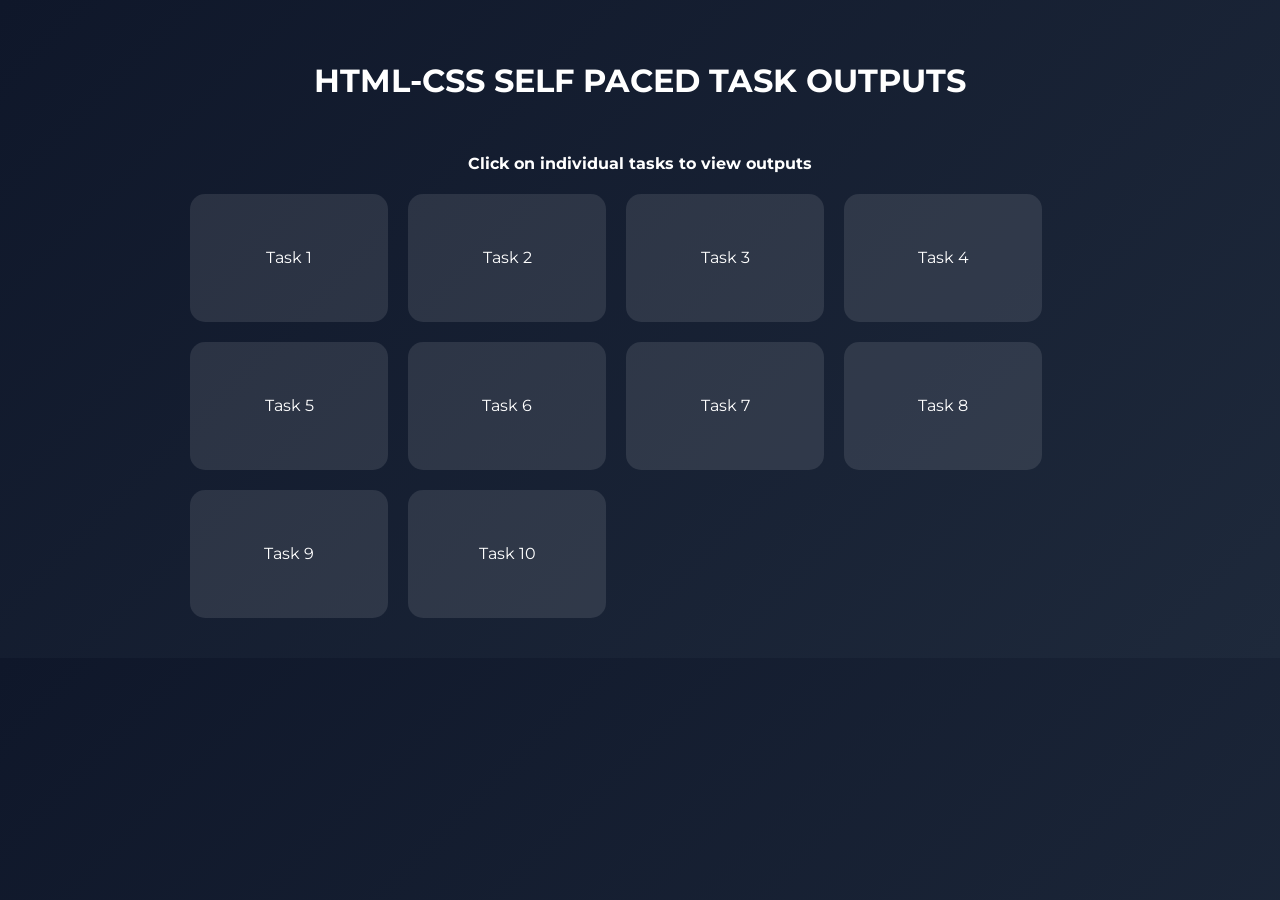
<file: index.html>
<!DOCTYPE html>
<html lang="en">
<head>
  <meta charset="UTF-8">
  <meta name="viewport" content="width=device-width, initial-scale=1.0">
  <title>Laxman Presidio Tasks</title>
  <link rel="preconnect" href="https://fonts.googleapis.com">
<link rel="preconnect" href="https://fonts.gstatic.com" crossorigin>
<link href="https://fonts.googleapis.com/css2?family=Montserrat:ital,wght@0,100..900;1,100..900&display=swap" rel="stylesheet">
   
   <link rel="stylesheet" href="style.css">

</head>
<body>

  <h1>HTML-CSS SELF PACED TASK OUTPUTS</h1>
  <h4>Click on individual tasks to view outputs</h4>

  <div class="container">
    <a href="./task-1/index.html"><div class="card">Task 1</div></a>
    <a href="./task-2/index.html"><div class="card">Task 2</div></a>
    <a href="./task-3/index.html"><div class="card">Task 3</div></a>
    <a href="./task-4/index.html"><div class="card">Task 4</div></a>
    <a href="./task-5/index.html"><div class="card">Task 5</div></a>
    <a href="./task-6/index.html"><div class="card">Task 6</div></a>
    <a href="./task-7/index.html"><div class="card">Task 7</div></a>
    <a href="./task-8/index.html"><div class="card">Task 8</div></a>
    <a href="./task-9/index.html"><div class="card">Task 9</div></a>
    <a href="./task-10/index.html"><div class="card">Task 10</div></a>
  </div>

</body>
</html>
</file>
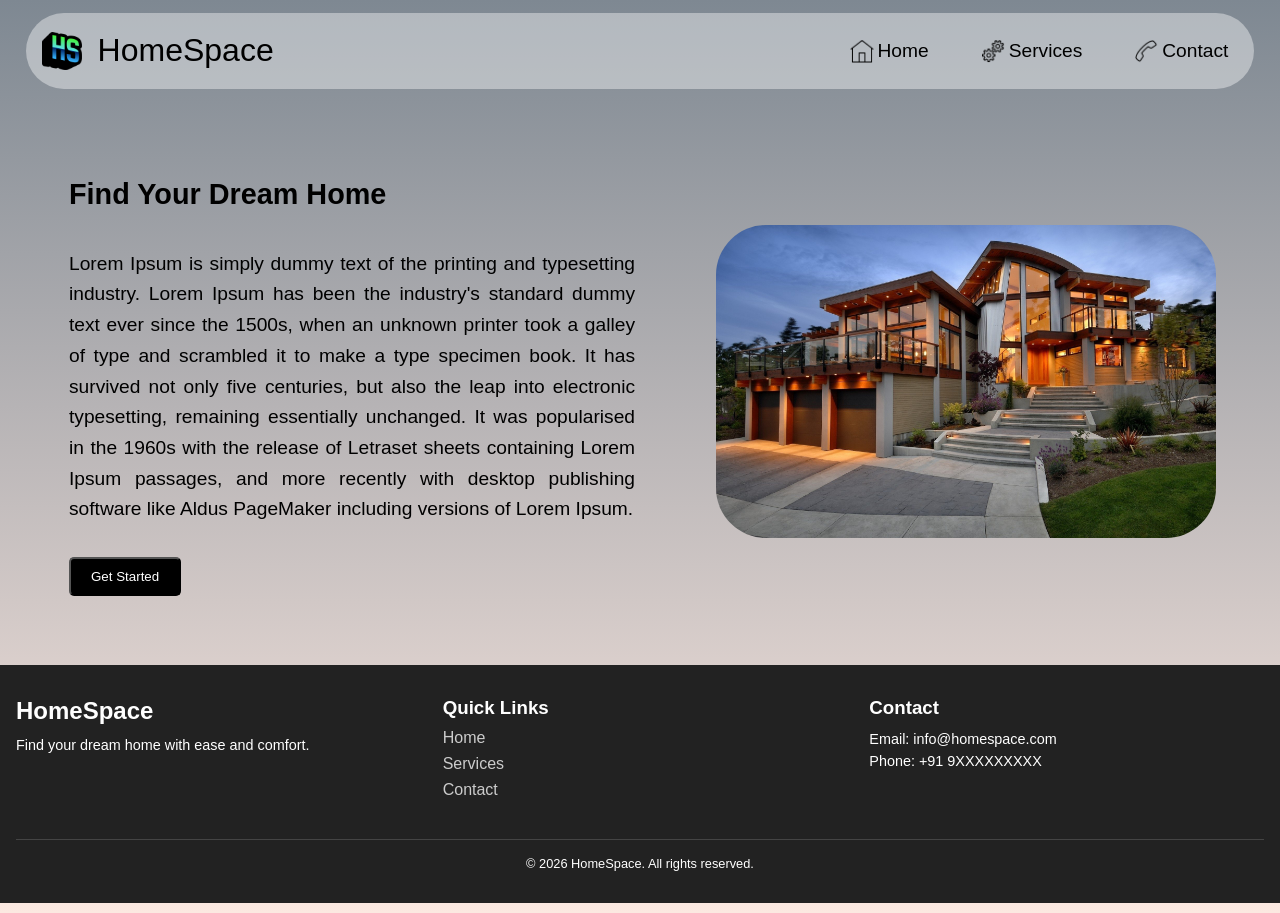
<file: task-1/index.html>
<!DOCTYPE html>
<html lang="en">

<head>
    <meta charset="UTF-8">
    <meta name="viewport" content="width=device-width, initial-scale=1.0">
    <title>Document</title>
    <!-- Linking external stylesheet -->
    <link rel="stylesheet" href="style.css">
</head>

<body>
    <!-- logo and nav links -->
    <header class="header">
        <a href="#" class="logo">
            <img src="./assets/logo.png" alt="logo icon">
            <span>HomeSpace</span>
        </a>
        <nav class="navbar">
            <ul>
                <li>
                    <a href="#">
                        <img src="./assets/homeicon.png" alt="Home icon">
                        <span>Home</span>
                    </a>
                </li>
                <li>
                    <a href="#">
                        <img src="./assets/servicesicon.png" alt="Services icon">
                        <span>Services</span>
                    </a>
                </li>
                <li>
                    <a href="#">
                        <img src="./assets/contacticon.png" alt="Contact icon">
                        <span>Contact</span>
                    </a>
                </li>
            </ul>
        </nav>
    </header>
    <main>
  <section class="hero">
    <!-- Left Content -->
    <div class="hero-content">
      <h1>Find Your Dream Home</h1>
      <p>Lorem Ipsum is simply dummy text of the printing and typesetting industry. Lorem Ipsum has been the industry's standard dummy text ever since the 1500s, when an unknown printer took a galley of type and scrambled it to make a type specimen book. It has survived not only five centuries, but also the leap into electronic typesetting, remaining essentially unchanged. It was popularised in the 1960s with the release of Letraset sheets containing Lorem Ipsum passages, and more recently with desktop publishing software like Aldus PageMaker including versions of Lorem Ipsum.</p>
      <button class="btn"><a href="#">Get Started</a></button>
    
    </div>

    <!-- Right Content -->
    <div class="hero-image">
      <img src="./assets/home.jpg" alt="Modern House">
    </div>

  </section>
</main>
    <footer class="footer">
  <div class="footer-container">

    <!-- Catchphrase-->
    <div class="footer-section">
      <h2>HomeSpace</h2>
      <p>Find your dream home with ease and comfort.</p>
    </div>

    <!-- Quick Links -->
    <div class="footer-section">
      <h3>Quick Links</h3>
      <ul>
        <li><a href="#">Home</a></li>
        <li><a href="#">Services</a></li>
        <li><a href="#">Contact</a></li>
      </ul>
    </div>

    <!-- Contact -->
    <div class="footer-section">
      <h3>Contact</h3>
      <p>Email: info@homespace.com</p>
      <p>Phone: +91 9XXXXXXXXX</p>
    </div>

  </div>
<!-- Cpyrights -->
  <div class="footer-bottom">
    <p>&copy; 2026 HomeSpace. All rights reserved.</p>
  </div>
</footer>

</body>

</html>
</file>
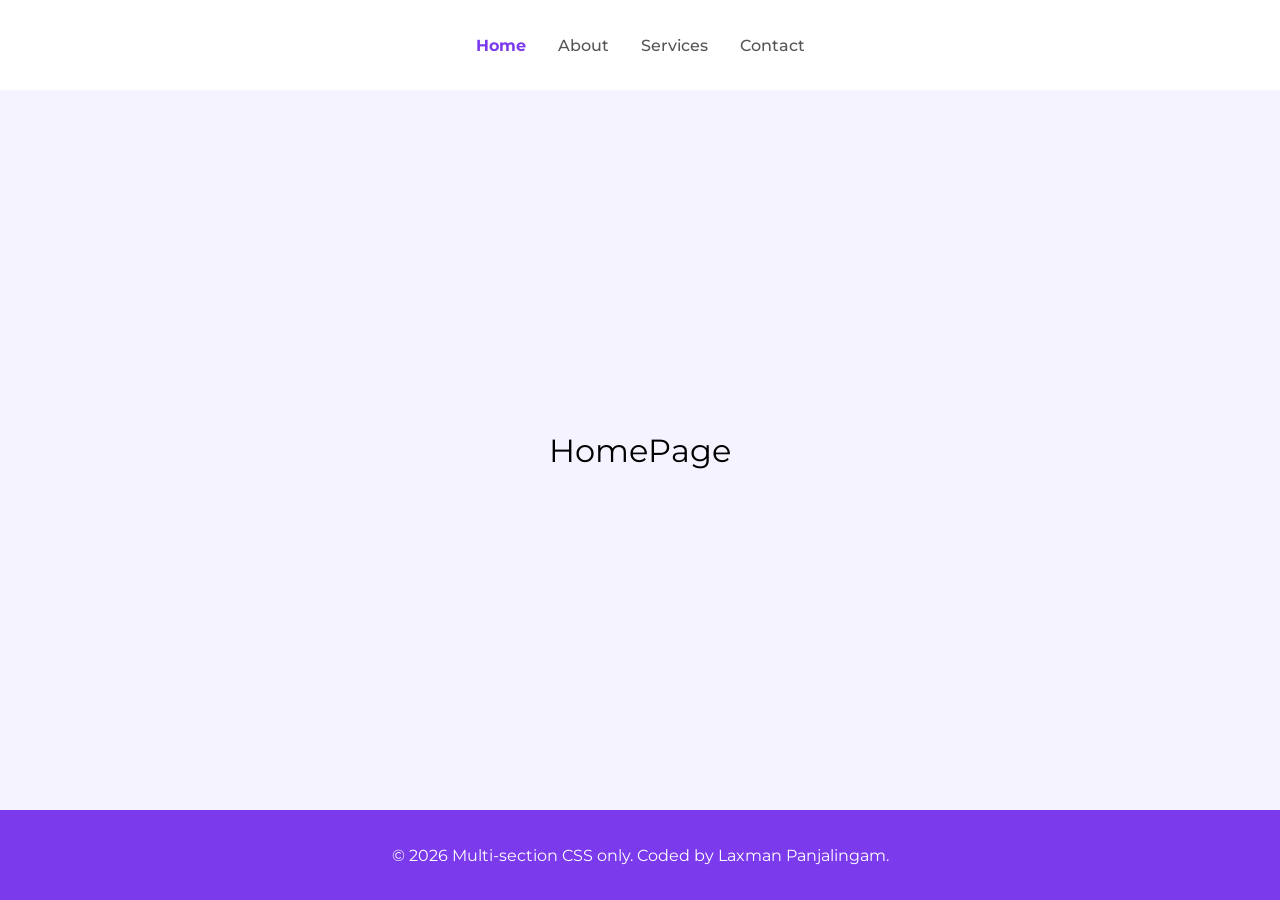
<file: task-10/index.html>
<!DOCTYPE html>
<html lang="en">
<head>
    <meta charset="UTF-8">
    <meta name="viewport" content="width=device-width, initial-scale=1.0">
    <title>Multi-Page CSS only Website</title>
    <link rel="preconnect" href="https://fonts.googleapis.com">
<link rel="preconnect" href="https://fonts.gstatic.com" crossorigin>
<link href="https://fonts.googleapis.com/css2?family=Montserrat:ital,wght@0,100..900;1,100..900&display=swap" rel="stylesheet">
    <link rel="stylesheet" href="style.css">
</head>
<body>
    <header>
        <nav>
            <ul>
                <li class="homelink"><a href="#home">Home</a></li>
                <li class="aboutlink"><a href="#about">About</a></li>
                <li class="servicelink"><a href="#services">Services</a></li>
                <li class="contactlink"><a href="#contact">Contact</a></li>
            </ul>
        </nav>
    </header>
    <main class="pagecontainer">
        <div class="about page" id="about"><p>AboutPage</p></div>
        <div class="services page" id="services"><p>Services Page</p></div>
        <div class="contact page" id="contact"><p>Contact Page</p></div>
        <div class="home page" id="home"><p>HomePage</p></div>
    </main>
    <footer>
        <p>&copy; 2026 Multi-section CSS only. Coded by Laxman Panjalingam.</p>
    </footer>
</body>
</html>
</file>
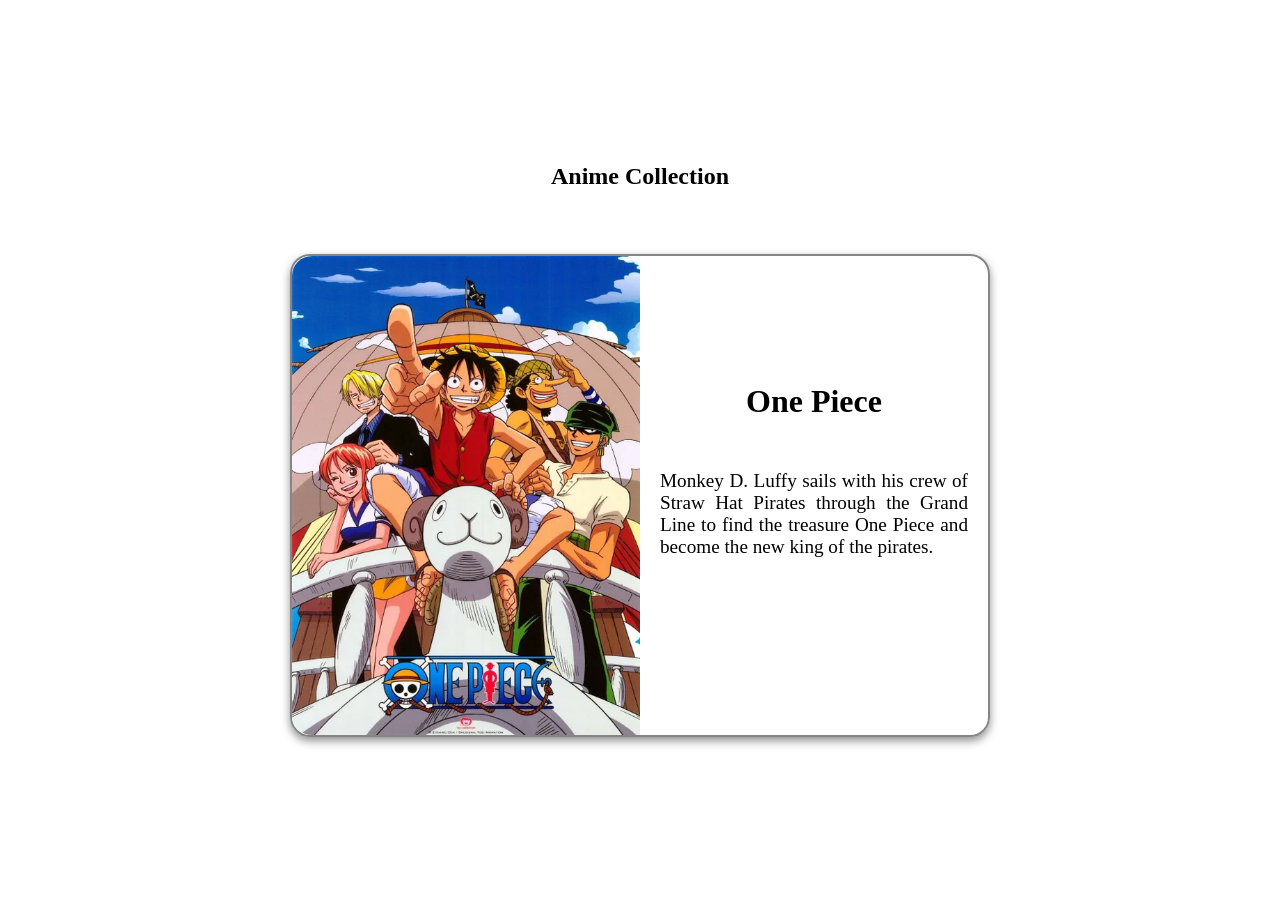
<file: task-2/index.html>
<!DOCTYPE html>
<html lang="en">
<head>
    <meta charset="UTF-8">
    <meta name="viewport" content="width=device-width, initial-scale=1.0">
    <title>Anime Collections</title>
    <link rel="stylesheet" href="style.css">
</head>
<body>
    <!-- skipped header as task focused on card-->
    <section class="cardcontainer">
        <!-- section heading  -->
         <h2>Anime Collection</h2>
         <!-- section content  -->
        <!-- card component -->
         <article class="card">
            <!-- split into half  -->
            <img src="./assets/onepiece.png" alt="anime poster">
            <div class="animedetails">
                <h3 class="cardtitle">One Piece</h3>
                <p>Monkey D. Luffy sails with his crew of Straw Hat Pirates through the Grand Line to find the treasure One Piece and become the new king of the pirates.</p>
            </div>
        </article>
    </section>
</body>
</html>
</file>
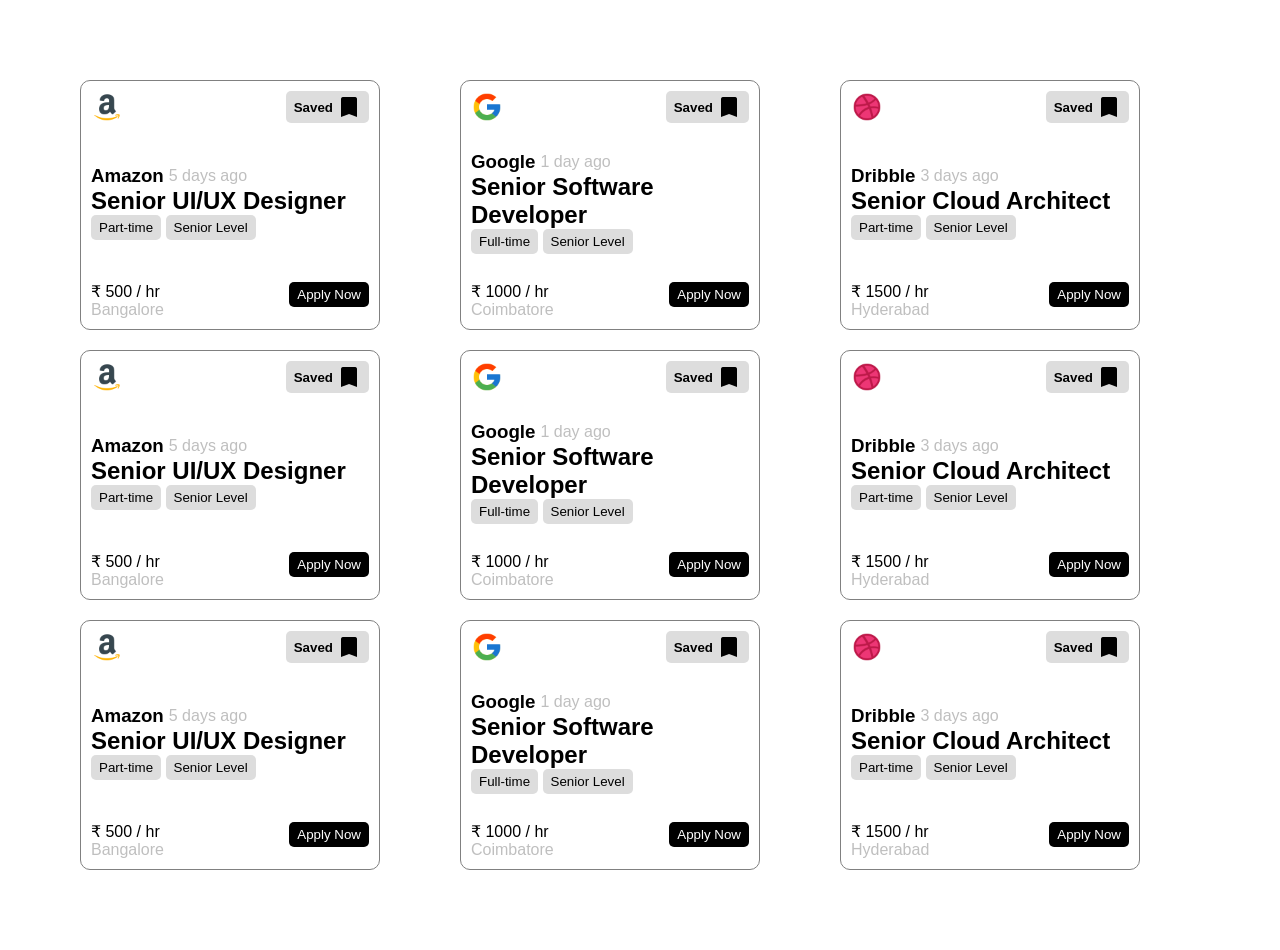
<file: task-3/index.html>
<!DOCTYPE html>
<html lang="en">
<head>
    <meta charset="UTF-8">
    <meta name="viewport" content="width=device-width, initial-scale=1.0">
    <link rel="stylesheet" href="style.css">
    <title>Job Cards</title>
</head>
<body>
    <!-- container for all cards  -->
    <section class="jobcards">
        <!-- first 3 cards  -->
         <div class="card">
            <div class="top">
                <img src="./assets/amazon.png" alt="companylogo" class="clogo">
                <button class="savebtn"> <span>Saved</span>  <img src="./assets/save.png" alt="save job"> </button>
            </div>
            <div class="middle">
                <div class="company-day"><h3>Amazon</h3><p class="time">5 days ago</p></div>
                <h2>Senior UI/UX Designer</h2>
                <div>
                    <button class="modebtn">Part-time</button>
                    <button class="modebtn">Senior Level</button>
                </div>
            </div>
            <div class="last">
                <div class="left">
                    <p class="amount"> ₹ 500 / hr</p>
                    <p class="location">Bangalore</p>
                </div>
                <div class="right">
                    <button>Apply Now</button>
                </div>

            </div>
        </div>
         <div class="card">
            <div class="top">
                <img src="./assets/google.png" alt="companylogo" class="clogo">
                <button class="savebtn"> <span>Saved</span>  <img src="./assets/save.png" alt="save job"> </button>
            </div>
            <div class="middle">
                <div class="company-day"><h3>Google</h3><p class="time">1 day ago</p></div>
                <h2>Senior Software Developer</h2>
                <div>
                    <button class="modebtn">Full-time</button>
                    <button class="modebtn">Senior Level</button>
                </div>
            </div>
            <div class="last">
                <div class="left">
                    <p class="amount"> ₹ 1000 / hr</p>
                    <p class="location">Coimbatore</p>
                </div>
                <div class="right">
                    <button>Apply Now</button>
                </div>

            </div>
        </div>
         <div class="card">
            <div class="top">
                <img src="./assets/dribble.png" alt="companylogo" class="clogo">
                <button class="savebtn"> <span>Saved</span>  <img src="./assets/save.png" alt="save job"> </button>
            </div>
            <div class="middle">
                <div class="company-day"><h3>Dribble</h3><p class="time">3 days ago</p></div>
                <h2>Senior Cloud Architect</h2>
                <div>
                    <button class="modebtn">Part-time</button>
                    <button class="modebtn">Senior Level</button>
                </div>
            </div>
            <div class="last">
                <div class="left">
                    <p class="amount"> ₹ 1500 / hr</p>
                    <p class="location">Hyderabad</p>
                </div>
                <div class="right">
                    <button>Apply Now</button>
                </div>

            </div>
        </div>
         <!-- Next 3 cards  -->
          <div class="card">
            <div class="top">
                <img src="./assets/amazon.png" alt="companylogo" class="clogo">
                <button class="savebtn"> <span>Saved</span>  <img src="./assets/save.png" alt="save job"> </button>
            </div>
            <div class="middle">
                <div class="company-day"><h3>Amazon</h3><p class="time">5 days ago</p></div>
                <h2>Senior UI/UX Designer</h2>
                <div>
                    <button class="modebtn">Part-time</button>
                    <button class="modebtn">Senior Level</button>
                </div>
            </div>
            <div class="last">
                <div class="left">
                    <p class="amount"> ₹ 500 / hr</p>
                    <p class="location">Bangalore</p>
                </div>
                <div class="right">
                    <button>Apply Now</button>
                </div>

            </div>
        </div>
         <div class="card">
            <div class="top">
                <img src="./assets/google.png" alt="companylogo" class="clogo">
                <button class="savebtn"> <span>Saved</span>  <img src="./assets/save.png" alt="save job"> </button>
            </div>
            <div class="middle">
                <div class="company-day"><h3>Google</h3><p class="time">1 day ago</p></div>
                <h2>Senior Software Developer</h2>
                <div>
                    <button class="modebtn">Full-time</button>
                    <button class="modebtn">Senior Level</button>
                </div>
            </div>
            <div class="last">
                <div class="left">
                    <p class="amount"> ₹ 1000 / hr</p>
                    <p class="location">Coimbatore</p>
                </div>
                <div class="right">
                    <button>Apply Now</button>
                </div>

            </div>
        </div>
         <div class="card">
            <div class="top">
                <img src="./assets/dribble.png" alt="companylogo" class="clogo">
                <button class="savebtn"> <span>Saved</span>  <img src="./assets/save.png" alt="save job"> </button>
            </div>
            <div class="middle">
                <div class="company-day"><h3>Dribble</h3><p class="time">3 days ago</p></div>
                <h2>Senior Cloud Architect</h2>
                <div>
                    <button class="modebtn">Part-time</button>
                    <button class="modebtn">Senior Level</button>
                </div>
            </div>
            <div class="last">
                <div class="left">
                    <p class="amount"> ₹ 1500 / hr</p>
                    <p class="location">Hyderabad</p>
                </div>
                <div class="right">
                    <button>Apply Now</button>
                </div>

            </div>
        </div>
        <!-- Next 3 cards to simulate grid -->
          <div class="card">
            <div class="top">
                <img src="./assets/amazon.png" alt="companylogo" class="clogo">
                <button class="savebtn"> <span>Saved</span>  <img src="./assets/save.png" alt="save job"> </button>
            </div>
            <div class="middle">
                <div class="company-day"><h3>Amazon</h3><p class="time">5 days ago</p></div>
                <h2>Senior UI/UX Designer</h2>
                <div>
                    <button class="modebtn">Part-time</button>
                    <button class="modebtn">Senior Level</button>
                </div>
            </div>
            <div class="last">
                <div class="left">
                    <p class="amount"> ₹ 500 / hr</p>
                    <p class="location">Bangalore</p>
                </div>
                <div class="right">
                    <button>Apply Now</button>
                </div>

            </div>
        </div>
         <div class="card">
            <div class="top">
                <img src="./assets/google.png" alt="companylogo" class="clogo">
                <button class="savebtn"> <span>Saved</span>  <img src="./assets/save.png" alt="save job"> </button>
            </div>
            <div class="middle">
                <div class="company-day"><h3>Google</h3><p class="time">1 day ago</p></div>
                <h2>Senior Software Developer</h2>
                <div>
                    <button class="modebtn">Full-time</button>
                    <button class="modebtn">Senior Level</button>
                </div>
            </div>
            <div class="last">
                <div class="left">
                    <p class="amount"> ₹ 1000 / hr</p>
                    <p class="location">Coimbatore</p>
                </div>
                <div class="right">
                    <button>Apply Now</button>
                </div>

            </div>
        </div>
         <div class="card">
            <div class="top">
                <img src="./assets/dribble.png" alt="companylogo" class="clogo">
                <button class="savebtn"> <span>Saved</span>  <img src="./assets/save.png" alt="save job"> </button>
            </div>
            <div class="middle">
                <div class="company-day"><h3>Dribble</h3><p class="time">3 days ago</p></div>
                <h2>Senior Cloud Architect</h2>
                <div>
                    <button class="modebtn">Part-time</button>
                    <button class="modebtn">Senior Level</button>
                </div>
            </div>
            <div class="last">
                <div class="left">
                    <p class="amount"> ₹ 1500 / hr</p>
                    <p class="location">Hyderabad</p>
                </div>
                <div class="right">
                    <button>Apply Now</button>
                </div>

            </div>
        </div>
        
    </section>
</body>
</html>
</file>
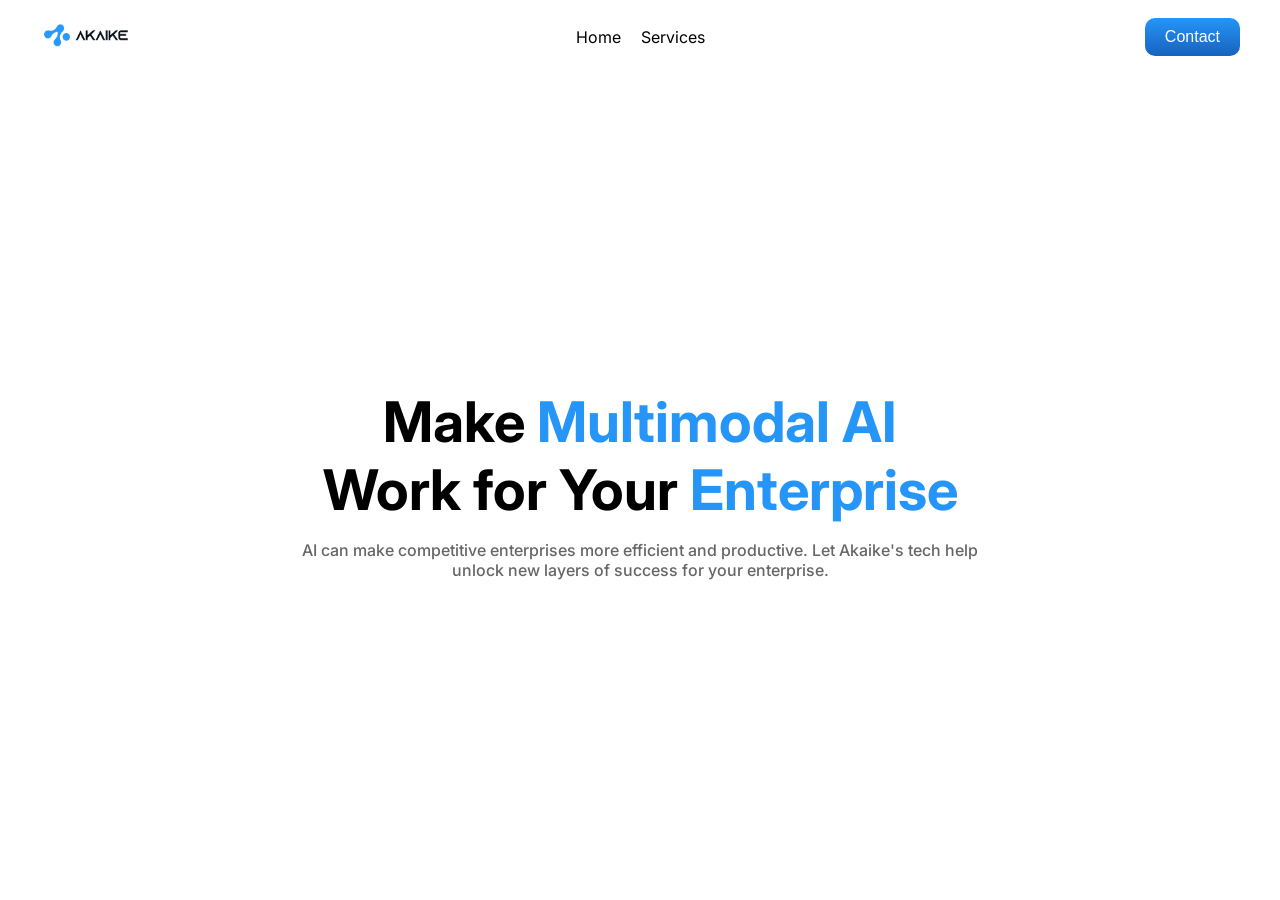
<file: task-4/index.html>
<!DOCTYPE html>
<html lang="en">
<head>
    <meta charset="UTF-8">
    <meta name="viewport" content="width=device-width, initial-scale=1.0">
    <title>Css DropDown</title>
    <link rel="stylesheet" href="style.css">
    <link href="https://fonts.googleapis.com/css2?family=Inter:wght@400;600;700&display=swap" rel="stylesheet">
</head>
<body>
    <header>
    <div class="logo">
        <img src="./assets/logo.png" alt="logo">
    </div>

    <nav class="menu">
        <ul>
            <li>Home</li>

            <li class="dropdown">
                Services
                <ul class="submenu">
                    <li>Strategies and Consulting</li>
                    <li>Solution Design</li>
                    <li>Operational Support</li>
                </ul>
            </li>
        </ul>
    </nav>

    <button class="contactbtn">Contact</button>
</header>

<main>
    <p class="herotext">
        Make <span class="highlight">Multimodal AI</span><br>
        Work for Your <span class="highlight">Enterprise</span>
    </p>

    <p class="herodescription">
        AI can make competitive enterprises more efficient and productive.
        Let Akaike's tech help unlock new layers of success for your enterprise.
    </p>
</main>
</body>
</html>
</file>
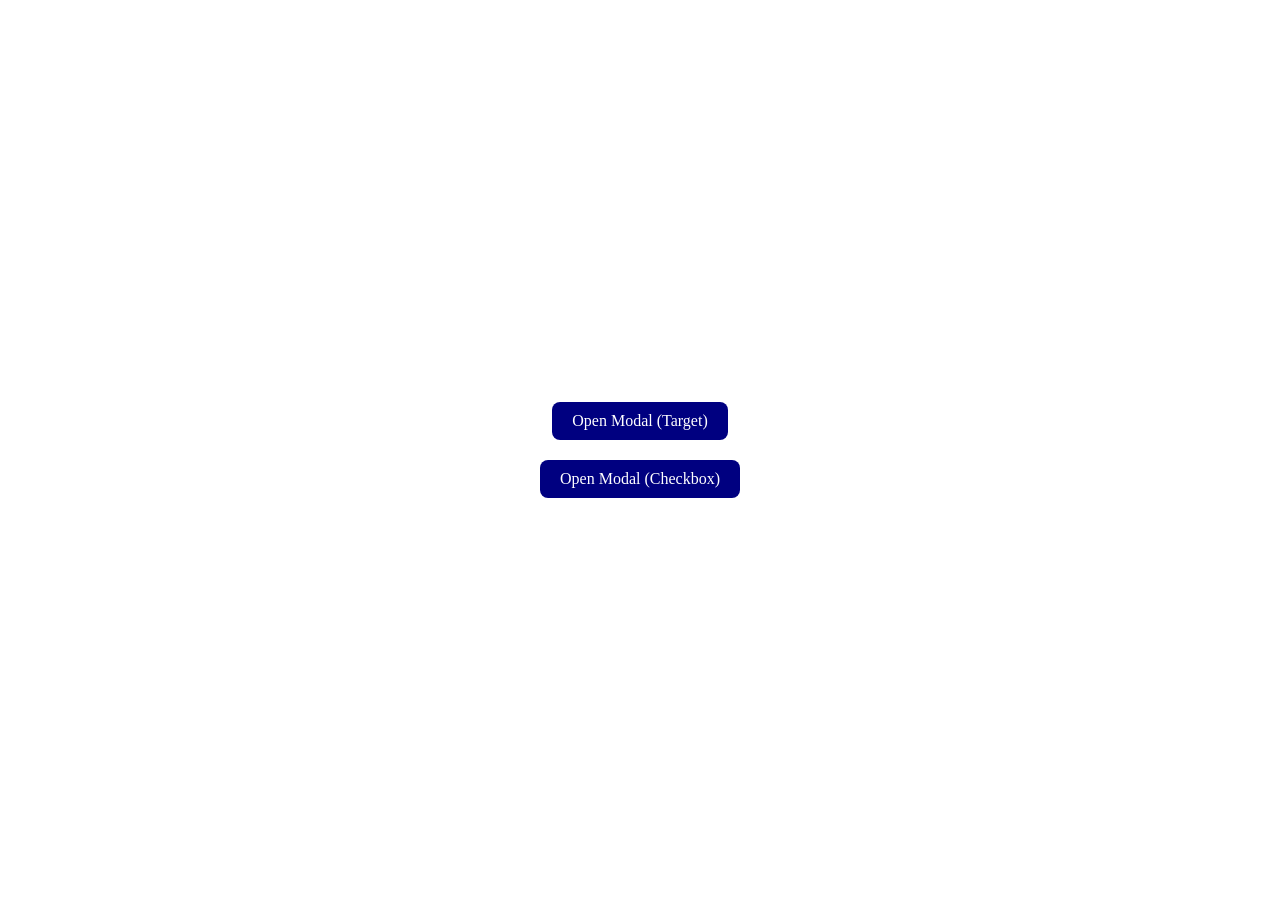
<file: task-5/index.html>
<!DOCTYPE html>
<html lang="en">

<head>
    <meta charset="UTF-8">
    <meta name="viewport" content="width=device-width, initial-scale=1.0">
    <title>Modal using CSS task</title>
    <link rel="stylesheet" href="style.css">
</head>

<body>

    <!-- TARGET MODAL INPUT-->
    <a href="#modal">Open Modal (Target)</a>

    <!-- CHECKBOX MODAL INPUT VIA LABEL -->
    <input type="checkbox" id="toggle">
    <label for="toggle" class="btn">Open Modal (Checkbox)</label>

    <!-- TARGET MODAL -->
    <div id="modal" class="overlay">
        <div class="modal">
            <h2>Target Modal</h2>
            <p>This is a modal using :target</p>
            <a href="#" class="close">Close</a>
        </div>
    </div>

    <!-- CHECKBOX MODAL -->
    <div class="overlay2">
        <div class="modal">
            <h2>Checkbox Modal</h2>
            <p>This is a modal using :checked</p>
            <label for="toggle" class="close">Close</label>
        </div>
    </div>
</body>

</html>
</file>
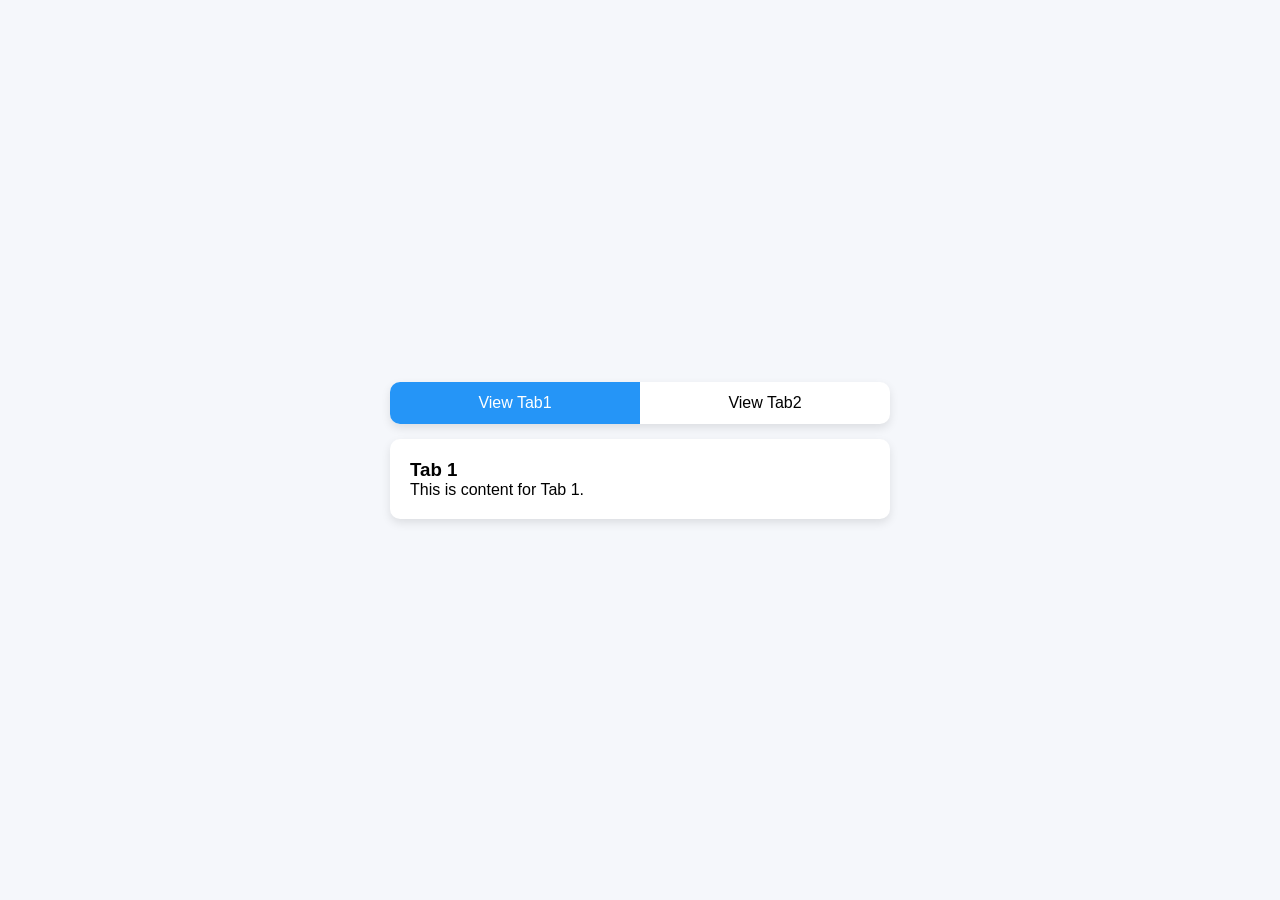
<file: task-6/index.html>
<!DOCTYPE html>
<html lang="en">
<head>
    <meta charset="UTF-8">
    <meta name="viewport" content="width=device-width, initial-scale=1.0">
    <title>TabbedCointent</title>
    <link rel="stylesheet" href="style.css">
</head>
<body>

<div class="tab-container">

    <!-- radio input later hidden -->
    <input type="radio" name="tabs" id="tab1" checked>
    <input type="radio" name="tabs" id="tab2">

    <!-- tabs using labels -->
    <div class="tabs">
        <label for="tab1">View Tab1</label>
        <label for="tab2">View Tab2</label>
    </div>

    <!-- Content as per tab -->
    <main>
        <div class="tabcontent contentoftab1">
            <h3>Tab 1</h3>
            <p>This is content for Tab 1.</p>
        </div>

        <div class="tabcontent contentoftab2">
            <h3>Tab 2</h3>
            <p>This is content for Tab 2.</p>
        </div>
    </main>

</div>

</body>
</html>
</file>
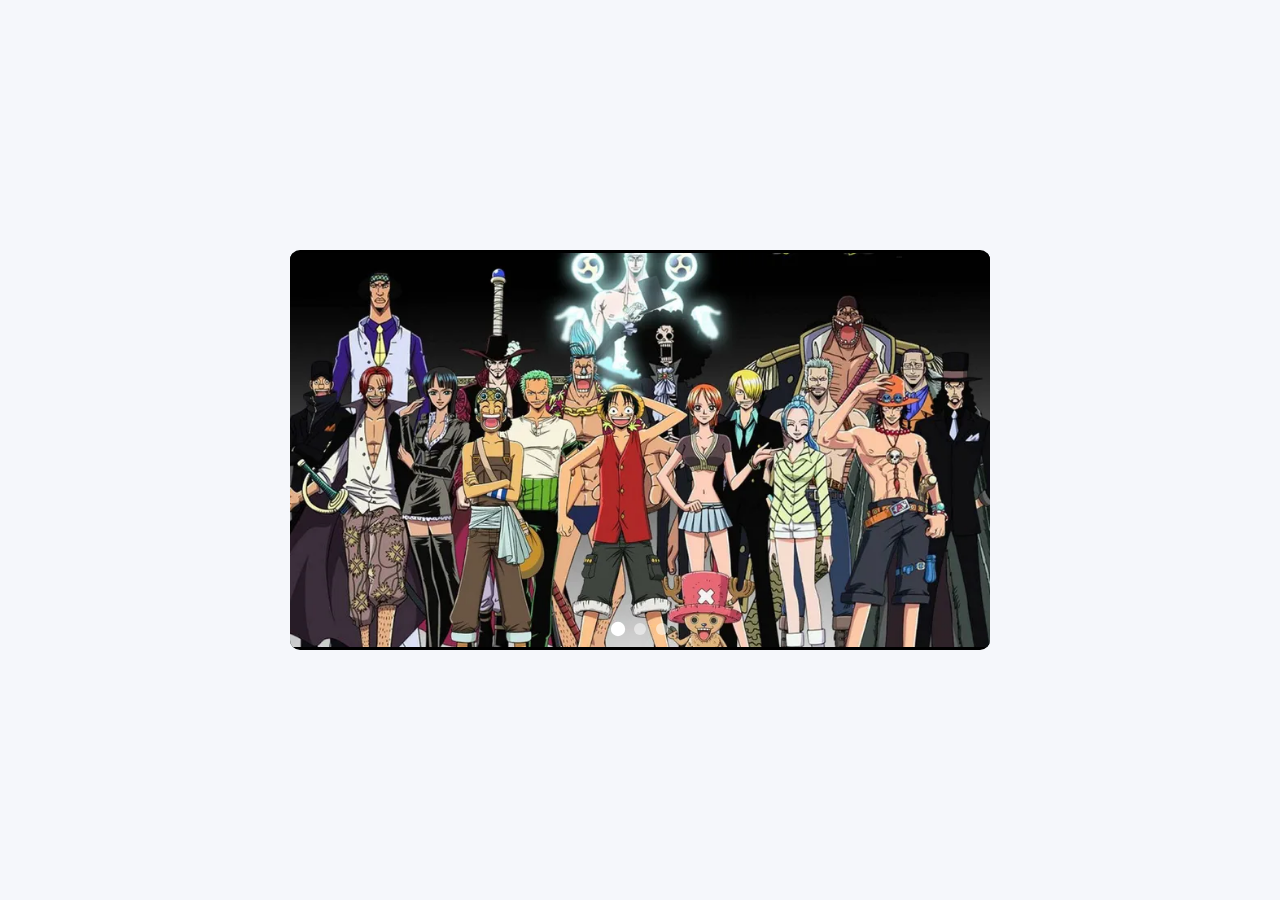
<file: task-7/index.html>
<!DOCTYPE html>
<html lang="en">
<head>
  <meta charset="UTF-8">
  <meta name="viewport" content="width=device-width, initial-scale=1.0">
  <title>Image Carousel</title>
  <link rel="stylesheet" href="style.css">
</head>
<body>

<div class="slider">

  <!-- radio inputs hidden for beter ui-->
  <input type="radio" name="slider" id="slide1" checked>
  <input type="radio" name="slider" id="slide2">
  <input type="radio" name="slider" id="slide3">

  <!-- slides-->
  <div class="slides">
    <div class="slide">
      <img src="./assets/image1.png" alt="Slide 1">
    </div>
    <div class="slide">
      <img src="./assets/image2.png" alt="Slide 2">
    </div>
    <div class="slide">
      <img src="./assets/image3.png" alt="Slide 3">
    </div>
  </div>

  <!-- nav dots -->
   <!-- activates corresponding image or slide  -->
  <div class="navigation">
    <label for="slide1"></label>
    <label for="slide2"></label>
    <label for="slide3"></label>
  </div>

</div>

</body>
</html>
</file>
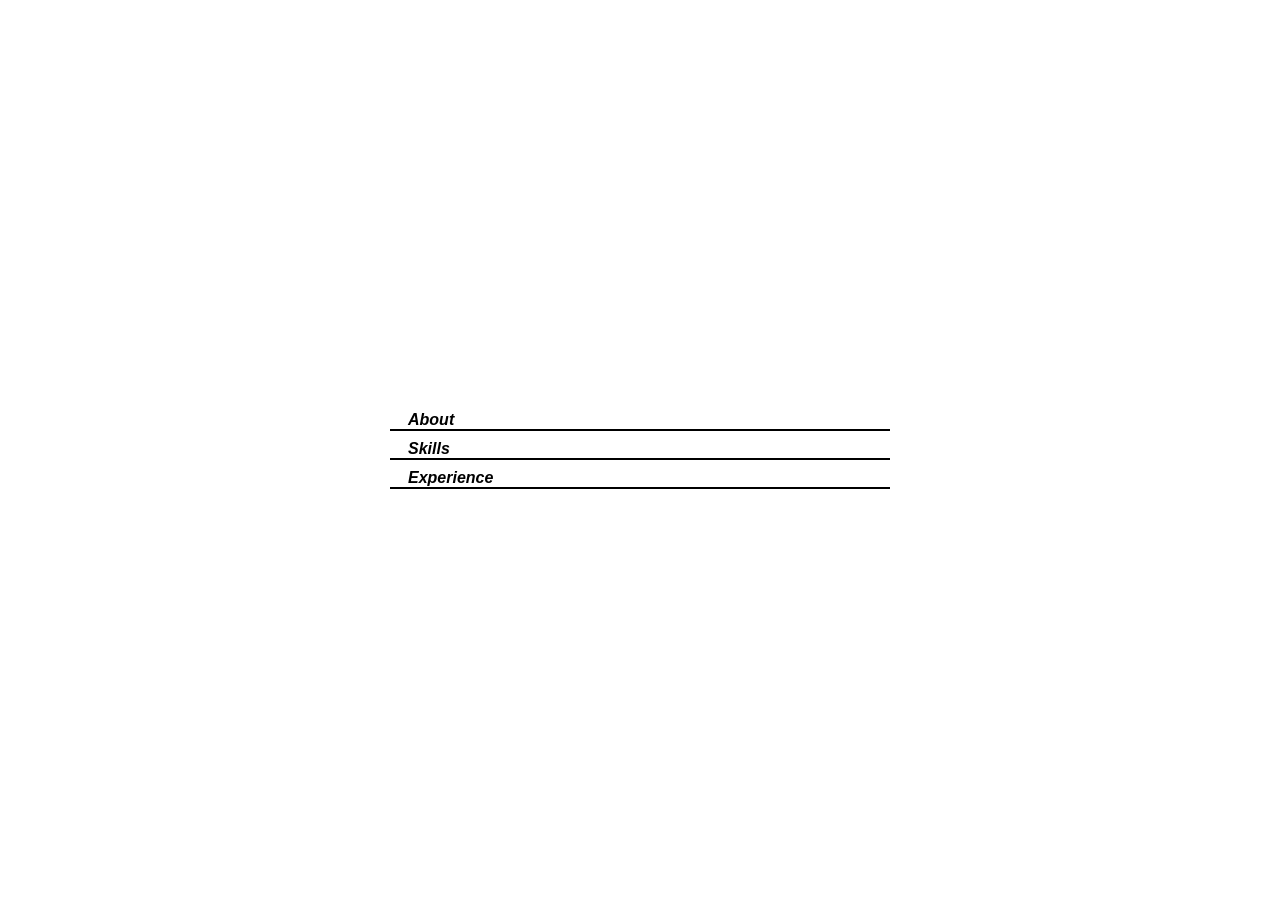
<file: task-8/index.html>
<!DOCTYPE html>
<html lang="en">
<head>
    <meta charset="UTF-8">
    <meta name="viewport" content="width=device-width, initial-scale=1.0">
    <title>Accordian</title>
    <link rel="stylesheet" href="style.css">
</head>
<body>
    <main>
        <!-- 3 sections for my accordian  -->
        <section>
            <!-- hidden checkbox -->
            <input type="checkbox" name="about" id="about">
            <label for="about">About</label>
            <p class="about">
                Hi , I am Laxman . <br/>
                I LOVE TO CODE (LOVES DEBUGGING MORE)
            </p>
        </section>
        <section>
            <input type="checkbox" name="skills" id="skills">
            <!-- operate checked state via labels  -->
            <label for="skills">Skills</label>
            <p class="skills">
                I am skilled(i am pretty much sure) in MERN stack(Mongodb , ExpressJs , ReactJs and NodeJs for those wdk)
            </p>
        </section>
        <section>
            <input type="checkbox" name="experience" id="experience">
            <label for="experience">Experience</label>
            <p class="experience">
                I am currently an Associate Software Engineer Intern @ Presidio
                <br/>
                previously I was a Backend Intern @ IEEE GEMS YP
            </p>
        </section>
    </main>
</body>
</html>
</file>
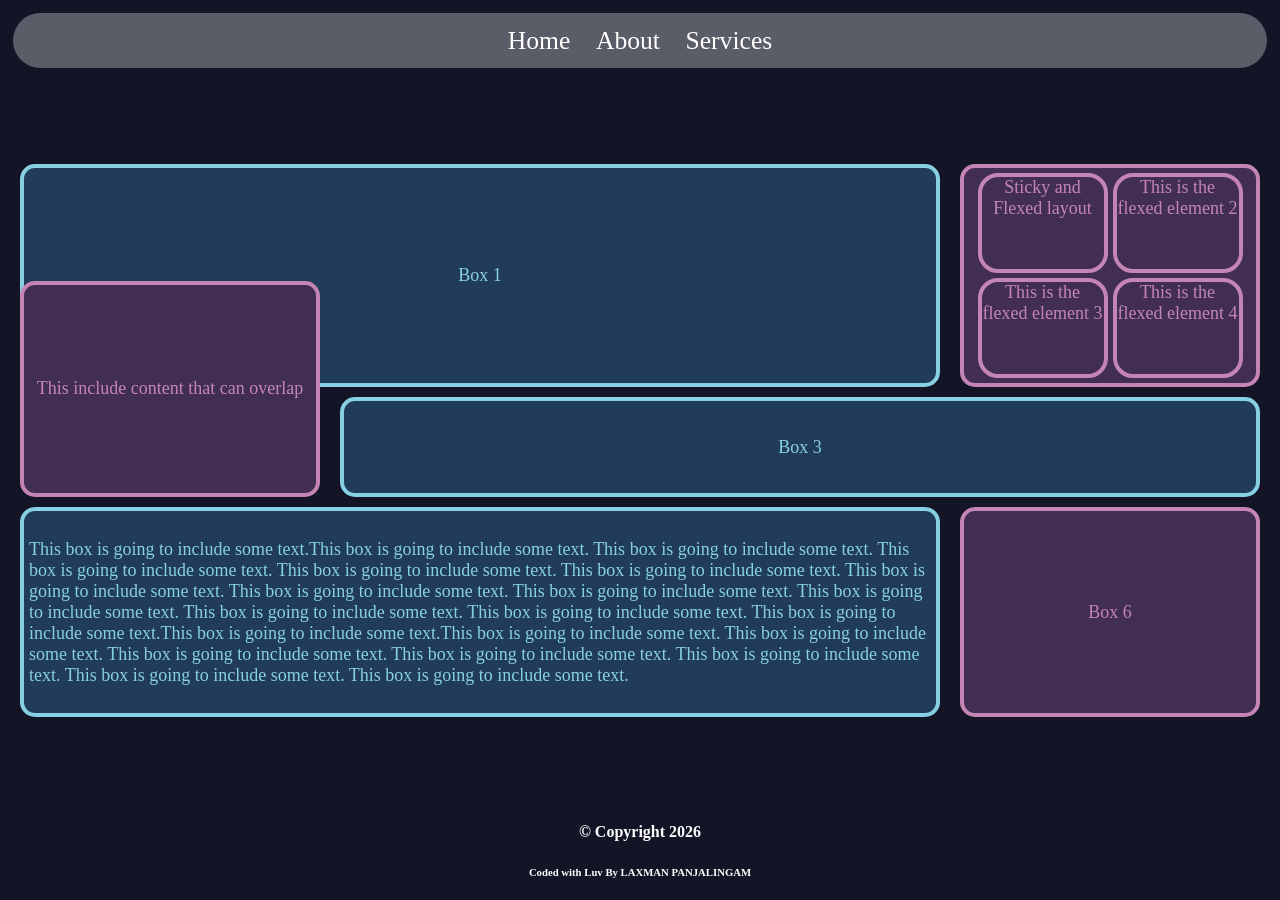
<file: task-9/index.html>
<!DOCTYPE html>
<html lang="en">
<head>
    <meta charset="UTF-8">
    <meta name="viewport" content="width=device-width, initial-scale=1.0">
    <title>Complex Grid-Flex Layout</title>
    <link rel="stylesheet" href="style.css">
</head>
<body>
   <main class="flexmain">
        <nav>
            <ul>
                <li>Home</li>
                <li>About</li>
                <li>Services</li>
            </ul>
        </nav>
       <section class="gridcontainer">
        <div class="boxes box1">Box 1</div>
        <div class="boxes flexedbox">
            <p>Sticky and Flexed layout</p>
            <p>This is the flexed element 2</p>
            <p>This is the flexed element 3</p>
            <p>This is the flexed element 4</p>
        </div>
        <div class="boxes box3">Box 3</div>
        <div class="boxes overlapbox">This include content that can overlap</div>
        <div class="boxes box5">This box is going to include some text.This box is going to include some text.
            This box is going to include some text.
            This box is going to include some text.
            This box is going to include some text.
            This box is going to include some text.
            This box is going to include some text.
            This box is going to include some text.
            This box is going to include some text.
        This box is going to include some text.
    This box is going to include some text.
This box is going to include some text.
This box is going to include some text.This box is going to include some text.This box is going to include some text.
This box is going to include some text.
This box is going to include some text.
This box is going to include some text.
This box is going to include some text.
This box is going to include some text.
This box is going to include some text.</div>
        <div class="boxes box6">Box 6</div>
       </section>
       <footer>
        <h4>&copy; Copyright 2026</h4>
        <h6>Coded with Luv By LAXMAN PANJALINGAM</h6>
       </footer>
   </main>
    
</body>
</html>
</file>
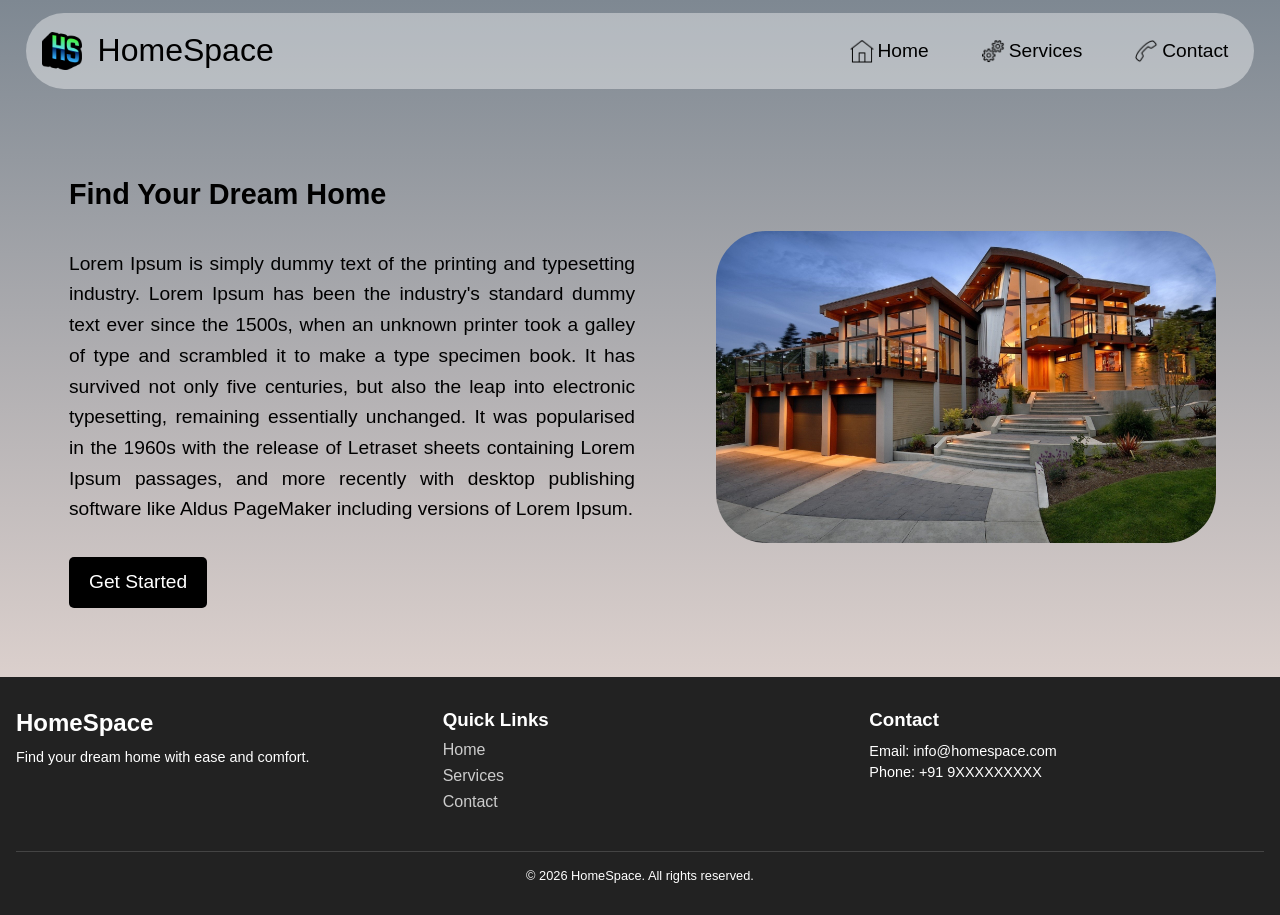
<file: HTML-CSS/task-1/index.html>
<!DOCTYPE html>
<html lang="en">

<head>
    <meta charset="UTF-8">
    <meta name="viewport" content="width=device-width, initial-scale=1.0">
    <title>Document</title>
    <!-- Linking external stylesheet -->
    <link rel="stylesheet" href="style.css">
</head>

<body>
    <!-- logo and nav links -->
    <header class="header">
        <a href="#" class="logo">
            <img src="./assets/logo.png" alt="logo icon">
            <span>HomeSpace</span>
        </a>
        <nav class="navbar">
            <ul>
                <li>
                    <a href="#">
                        <img src="./assets/homeicon.png" alt="Home icon">
                        <span>Home</span>
                    </a>
                </li>
                <li>
                    <a href="#">
                        <img src="./assets/servicesicon.png" alt="Services icon">
                        <span>Services</span>
                    </a>
                </li>
                <li>
                    <a href="#">
                        <img src="./assets/contacticon.png" alt="Contact icon">
                        <span>Contact</span>
                    </a>
                </li>
            </ul>
        </nav>
    </header>
    <main>
  <section class="hero">
    <!-- Left Content -->
    <div class="hero-content">
      <h1>Find Your Dream Home</h1>
      <p>Lorem Ipsum is simply dummy text of the printing and typesetting industry. Lorem Ipsum has been the industry's standard dummy text ever since the 1500s, when an unknown printer took a galley of type and scrambled it to make a type specimen book. It has survived not only five centuries, but also the leap into electronic typesetting, remaining essentially unchanged. It was popularised in the 1960s with the release of Letraset sheets containing Lorem Ipsum passages, and more recently with desktop publishing software like Aldus PageMaker including versions of Lorem Ipsum.</p>
      <a href="#" class="btn">Get Started</a>
    </div>

    <!-- Right Content -->
    <div class="hero-image">
      <img src="./assets/home.jpg" alt="Modern House">
    </div>

  </section>
</main>
    <footer class="footer">
  <div class="footer-container">

    <!-- Catchphrase-->
    <div class="footer-section">
      <h2>HomeSpace</h2>
      <p>Find your dream home with ease and comfort.</p>
    </div>

    <!-- Quick Links -->
    <div class="footer-section">
      <h3>Quick Links</h3>
      <ul>
        <li><a href="#">Home</a></li>
        <li><a href="#">Services</a></li>
        <li><a href="#">Contact</a></li>
      </ul>
    </div>

    <!-- Contact -->
    <div class="footer-section">
      <h3>Contact</h3>
      <p>Email: info@homespace.com</p>
      <p>Phone: +91 9XXXXXXXXX</p>
    </div>

  </div>
<!-- Cpyrights -->
  <div class="footer-bottom">
    <p>&copy; 2026 HomeSpace. All rights reserved.</p>
  </div>
</footer>

</body>

</html>
</file>
<file: style.css>
*{
      color: white;
      font-family: "Montserrat", sans-serif;
    }
    body {
      background: linear-gradient(135deg, #0f172a, #1e293b);
      display: flex;
      flex-direction: column;
      align-items: center;
      padding: 2rem;
    }

    h1 {
      margin-bottom: 2rem;
    }

    .container {
      display: flex;
      flex-wrap: wrap;
      max-width: 900px;
      gap: 20px;
    }

    a {
      text-decoration: none;
    }

    .card {
      display: flex;
      justify-content: center;
      align-items: center;
      padding: 1.5rem;
      width: 150px;
      height: 80px;
      background: rgba(255,255,255,0.1);
      border-radius: 15px;
      text-align: center;
      transition: 0.3s;
    }

    .card:hover {
      transform: translateY(-5px);
      background: rgba(255,255,255,0.2);
    }
</file>
<file: task-1/style.css>
*{
    box-sizing: border-box;
    padding: 0;
    margin: 0;
    font-family: 'Franklin Gothic Medium', 'Arial Narrow', Arial, sans-serif;
}
body{
    min-height: 100vh;
      background: linear-gradient(
    rgb(126, 136, 146),
    rgb(252, 233, 225)
  );
}
a{
    color: black;
    text-decoration: none;
}
.logo{
    display: flex;
    align-items: center;
    gap: 1rem;
    font-size: xx-large;
}
.logo img{
    width: 2.5rem;
}

.header{
    display: flex;
    justify-content: space-between;
    align-items: center;
    padding: 1rem;
    background-color: rgb(255, 255, 255,0.4);
    margin: 1vw;
    margin-left: 2vw;
    margin-right: 2vw;
    border-radius: 5rem;
}

.navbar ul{
    display: flex;
    gap: 2rem;
    list-style: none;
    
}
.navbar ul li{

    border: 2px solid transparent; 
    border-radius: 2rem;
    padding: 8px;
}
.navbar ul a{
    display: flex;
    justify-content: center;
    align-items: center;
    gap: 4px;
    font-size: larger;
    
}
.navbar ul li:hover{

  border: 2px solid white;
  background-color: white;
    
}
.navbar img{
    width: 1.5rem;
}

.hero {
  display: flex;
  align-items: center;
  justify-content: space-between;
  padding: 4rem;
}


.hero-content {
  display: flex;
  flex-direction: column;
  justify-content: space-between;
  padding: 5px;
  max-width: 50%;
  gap: 2rem;
  /* align-items: center; */
  font-size: larger;
 text-align: justify;
  line-height: 1.6;
}

.hero-image img {
  width: 500px;
  border-radius: 50px;
}

.btn {
  padding: 10px 20px;
  background: black;
  color: white;
  border-radius: 5px;
  width: fit-content;
}
.btn>a{
    color: white;
    text-decoration: none;
}
.footer {
  background: #222;
  color: #fff;
  padding: 2rem 1rem;
}

.footer-container {
  display: flex;
  justify-content: space-between;
  gap: 2rem;
  flex-wrap: wrap;
}

.footer-section {
  flex: 1;
  min-width: 200px;
}

.footer-section h2,
.footer-section h3 {
  margin-bottom: 10px;
}

.footer-section p {
  font-size: 0.9rem;
  line-height: 1.5;
}

.footer-section ul {
  list-style: none;
  padding: 0;
}

.footer-section ul li {
  margin-bottom: 8px;
}

.footer-section a {
  color: #ccc;
  text-decoration: none;
}

.footer-section a:hover {
  color: #fff;
}

.footer-bottom {
  text-align: center;
  margin-top: 2rem;
  border-top: 1px solid #444;
  padding-top: 1rem;
  font-size: 0.8rem;
}

@media (max-width: 1080px) {
  
  .logo span{
    display: none;
  }
  .navbar span {
    display: none;
}
 .hero {
    flex-direction: column;
    text-align: center;
  }

  .hero-content {
    font-size: medium;
    max-width: 100%;
    margin-bottom: 5rem;
  }

  .hero-image img {
    width: 100%;
  }

}
</file>
<file: task-10/style.css>
*{
    box-sizing: border-box;
    padding: 0;
    margin: 0;
    font-family: "Montserrat", sans-serif;
}

body{
    width: 100%;
}


header{
    height: 10vh;
    background: #fff;
    display: flex;
    align-items: center;
    justify-content: center;
}


nav ul{
    list-style: none;
    display: flex;
    gap: 2rem;
}

nav a{
    text-decoration: none;
    color: #555;
    font-weight: 500;
    transition: all 0.3s ease;
}


nav a:hover{
    color: #18003e;
    font-weight: bold;
}

/* styling active links  */

/* home alone active when no target or home alone  */
body:not(:has(:target)) .homelink a,
body:has(#home:target) .homelink a{
    color: #7c3aed;
    font-weight: 700;
}

body:has(#about:target) .aboutlink a{
    color: #7c3aed;
    font-weight: 700;
}

body:has(#services:target) .servicelink a{
    color: #7c3aed;
    font-weight: 700;
}

body:has(#contact:target) .contactlink a{
    color: #7c3aed;
    font-weight: 700;
}

.pagecontainer{
    position: relative;
    height: 80vh;
}

/* page general style  */
.page{
    position: absolute;
    inset: 0;
    display: flex;
    justify-content: center;
    align-items: center;
    font-size: 2rem;

    opacity: 0;
    transform: translateY(40px);
    transition: all 0.5s ease;
}

/* home default  */
body:not(:has(:target)) #home{
    opacity: 1;
    transform: translateY(0);
}

/* showing target page  */
#home:target,
#about:target,
#services:target,
#contact:target{
    opacity: 1;
    transform: translateY(0);
}

/* background color changes for visibility  */
#home{ background: #f5f3ff; }
#about{ background: #ede9fe; }
#services{ background: #ddd6fe; }
#contact{ background: #c4b5fd; }


footer{
    height: 10vh;
    background: #7c3aed;
    color: #fff;
    display: flex;
    justify-content: center;
    align-items: center;
}
</file>
<file: task-2/style.css>
*{
    box-sizing: border-box;
    padding: 0;
    margin: 0;
}
.cardcontainer{
    display: flex;
    flex-direction: column;
    gap: 5vw;
    align-items: center;
    justify-content: center;
    width: 100%;
    min-height: 100vh;
    padding: 1rem;
}


.card{
    display: flex;
    align-items: center;
    justify-content: space-between;
    border-radius: 20px;
    width: 90%;
    max-width: 700px;
    height: fit-content;
    cursor: pointer;
    border: 2px solid #858585;
    box-shadow: 0 4px 8px rgba(73, 73, 73, 0.6);
    transition: all 0.3s ease;
}

.card img{
    width: 50%;
    display: block;
    border-radius: 20px 0px 0px 20px;
}


.animedetails{
    display: flex;
    flex-direction: column;
    align-items: center;
    height: 100%;
    width: 50%;
    padding: 5px 10px 5px 10px;
}
.animedetails p{
    text-align: justify;
    font-size: larger;
    padding: 50px 10px 50px 10px;
}
.cardtitle{
    font-size:xx-large;
}

.card:hover{
    transform: scale(1.05);
    box-shadow: 0 16px 32px rgba(44, 255, 185, 0.6);
    border: 2px solid #47ffda;
}
@media (max-width: 768px) {
  
  .card {
    flex-direction: column;
    width: 300px;
  }

  .card img {
    width: 100%;
    height: 30%;
    border-radius: 20px 20px 0 0;
  }

  .animedetails {
    width: 100%;
  }

  .animedetails p {
    padding: 20px 10px;
    font-size: medium;
  }
}
</file>
<file: task-3/style.css>
*{
    box-sizing: border-box;
    padding: 0;
    margin: 0;
    font-family:'Gill Sans', 'Gill Sans MT', Calibri, 'Trebuchet MS', sans-serif;
}
.jobcards{
    display: grid;
    grid-template-columns: repeat(3, 1fr);
    gap: 20px;
    padding: 5rem;
}
.card{
    display: flex;
    flex-direction: column;
    justify-content: space-between;
    width: 300px;
    height: 250px;
    border-radius: 10px;
    border: 1px solid gray;
    /* border-bottom:solid 5px;
    border-right:solid 5px; */
    padding: 10px;
    cursor: pointer;
}
.card:hover{
    transform: scale(1.05);
    transition: all 0.3s;
    border-bottom:solid 12px;
    border-right:solid 12px;
}
.top{
    display: flex;
    justify-content: space-between;
}
.clogo{
    width: 32px;
}
.savebtn {
    padding: 0px 8px 0px 8px;
    display: flex;
    align-items: center;
    justify-content: center;
    gap: 4px;
    border: none;
    border-radius: 5px;
    font-weight: 600;
    background-color: rgb(221, 221, 221);
    
}
.company-day{
    display: flex;
    align-items: center;
    gap: 5px;
}
.time{
    color: rgb(191, 191, 191);
}
 .modebtn{
    padding: 5px 8px 5px 8px;
    border: none;
    border-radius: 5px;
    background-color: rgb(221, 221, 221);
 }
 .location{
    color: rgb(191, 191, 191);;
 }
 .right button{
    padding: 5px 8px 5px 8px;
    border:none;
    background-color: black;
    color: white;
    border-radius: 5px;
 }
 .last{
    display: flex;
    justify-content: space-between;
 }

 @media (max-width: 1080px) {
  .jobcards{
    grid-template-columns: repeat(2,1fr);
  }
}

 @media (max-width: 768px) {
  .jobcards{
    grid-template-columns: 1fr;
  }
}
</file>
<file: task-4/style.css>
/* overall reset  */
* {
    box-sizing: border-box;
    padding: 0;
    margin: 0;
}

/* font setting */
body {
    font-family: 'Inter', sans-serif;
}

/* header styles */
header {
    display: flex;
    justify-content: space-between;
    align-items: center;
    padding: 15px 40px;
}

.logo img {
    height: 40px;
}

.menu ul {
    display: flex;
    align-items: center;
}

.menu li {
    list-style: none;
    cursor: pointer;
    padding: 5px 10px;
    position: relative;
    transition: color 0.3s ease;
}

.menu li:hover {
    color: #2595f7;
}

/* dropdown styles */
.dropdown {
    position: relative;
}

.submenu {
    position: absolute;
    top: 100%;
    left: 0;
    background-color: aliceblue;
    padding: 10px;
    width: 180px;
    border-radius: 10px;
    display: flex;
    flex-direction: column;
    visibility: hidden;
    transform: translateY(10px);
    transition: all 0.3s ease;
}

.dropdown:hover .submenu {
    visibility: visible;
    transform: translateY(0);
}

.submenu li {
    width: 100%;
    padding: 8px;
    border-radius: 6px;
}

.submenu li:hover {
    background-color: #2595f7;
    color: white;
}

.contactbtn {
    border: none;
    padding: 10px 20px;
    border-radius: 10px;
    background: linear-gradient(to bottom, #2595f7, #1862be);
    color: white;
    font-size: 16px;
    cursor: pointer;
    transition: box-shadow 0.3s ease;
}

.contactbtn:hover {
    box-shadow: 0px 0px 10px #c3e3ff;
}

/* hero section styling  */
main {
    display: flex;
    flex-direction: column;
    justify-content: center;
    align-items: center;
    gap: 1rem;
    min-height: calc(100vh - 80px);
    text-align: center;
    padding: 20px;
}

.herotext {
    font-size: 3.5rem;
    font-weight: 700;
    max-width: 700px;
}

.highlight {
    color: #2595f7;
}

.herodescription {
    font-size: 1rem;
    max-width: 700px;
    font-weight: 500;
    color: #666666;
}
</file>
<file: task-5/style.css>
/* overall reset  */
* {
  box-sizing: border-box;
  margin: 0;
  padding: 0;
}

/* i used body as main container for simplicity  */
body {
  height: 100vh;
  display: flex;
  justify-content: center;
  align-items: center;
  flex-direction: column;
  gap: 20px;
}

a,
.btn {
  text-decoration: none;
  background: navy;
  color: white;
  padding: 10px 20px;
  border-radius: 8px;
  cursor: pointer;
}

/* common overly */
.overlay,
.overlay2 {
  position: fixed;
  top: 0;
  left: 0;
  width: 100%;
  height: 100%;
  background: rgba(0, 0, 0, 0.5);

  display: flex;
  justify-content: center;
  align-items: center;

  opacity: 0;
  visibility: hidden;
  transition: all 0.3s ease;
}

/* modal styles  */
.modal {
  background: white;
  padding: 20px;
  border-radius: 10px;
  width: 300px;
  text-align: center;

  transform: scale(0.8);
  transition: all 0.3s ease;
}

.close {
  display: inline-block;
  margin-top: 10px;
  background: crimson;
  color: white;
  padding: 5px 10px;
  border-radius: 5px;
}

/* target method */
#modal:target {
  opacity: 1;
  visibility: visible;
}

#modal:target .modal {
  transform: scale(1);
}

/* checkbox method */
#toggle {
  display: none;
}

#toggle:checked~.overlay2 {
  opacity: 1;
  visibility: visible;
}

#toggle:checked~.overlay2 .modal {
  transform: scale(1);
}
</file>
<file: task-6/style.css>
* {
    box-sizing: border-box;
    padding: 0;
    margin: 0;
}

body {
    height: 100vh;
    font-family: Arial, sans-serif;
    display: flex;
    flex-direction: column;
    align-items: center;
    justify-content: center;
    background: #f5f7fb;
}

/* Hide radios */
input[type="radio"] {
    display: none;
}

.tab-container {
    width: 500px;
}

/* tabs */
.tabs {
    display: flex;
    background: white;
    border-radius: 10px;
    overflow: hidden;
    box-shadow: 0 4px 10px rgba(0,0,0,0.1);
}

label {
    flex: 1;
    padding: 12px;
    text-align: center;
    cursor: pointer;
    transition: all 0.3s ease;
    font-weight: 500;
}

label:hover {
    background: #eef4ff;
}

/* active tab is highlighted */
#tab1:checked ~ .tabs label[for="tab1"],
#tab2:checked ~ .tabs label[for="tab2"] {
    background: #2595f7;
    color: white;
}

main {
    width: 500px;
    margin-top: 15px;
}

/* content styles */
.tabcontent {
    display: none;
    padding: 20px;
    background: white;
    border-radius: 10px;
    box-shadow: 0 4px 10px rgba(0,0,0,0.1);

    opacity: 0;
    transform: translateY(10px);
    transition: all 0.3s ease;
}

/* show corresponding tab content */
#tab1:checked ~ main .contentoftab1,
#tab2:checked ~ main .contentoftab2 {
    display: block;
    opacity: 1;
    transform: translateY(0);
}
</file>
<file: task-7/style.css>
* {
  margin: 0;
  padding: 0;
  box-sizing: border-box;
}

body {
  display: flex;
  justify-content: center;
  align-items: center;
  height: 100vh;
  background: #f5f7fb;
}

/* radios hidden */
input[type="radio"] {
  display: none;
}

/* Slider container */
.slider {
  width: 80%;
  max-width: 700px;
  overflow: hidden;
  border-radius: 10px;
  position: relative;
}

.slides {
  display: flex;
  transition: transform 0.5s ease;
}

.slide {
  min-width: 100%;
  display: flex;
  justify-content: center;
  align-items: center;
  background: black;
}

.slide img {
  width: 100%;
  height: auto;
  max-height: 400px;
  object-fit: contain;
}


/* i have add manual slide alone */
#slide1:checked ~ .slides {
  transform: translateX(0);
  animation: none;
}

#slide2:checked ~ .slides {
  transform: translateX(-100%);
  animation: none;
}

#slide3:checked ~ .slides {
  transform: translateX(-200%);
  animation: none;
}

/* nav dots */
.navigation {
  position: absolute;
  bottom: 15px;
  width: 100%;
  display: flex;
  justify-content: center;
  gap: 10px;
}

.navigation label {
  width: 12px;
  height: 12px;
  background: white;
  border-radius: 50%;
  cursor: pointer;
  opacity: 0.5;
  transition: all 0.3s ease;
}

/* active dot effect */
#slide1:checked ~ .navigation label[for="slide1"],
#slide2:checked ~ .navigation label[for="slide2"],
#slide3:checked ~ .navigation label[for="slide3"] {
  opacity: 1;
  transform: scale(1.2);
}
</file>
<file: task-8/style.css>
*{
    box-sizing: border-box;
    padding: 0;
    margin: 0;
    font-family:'Lucida Sans', 'Lucida Sans Regular', 'Lucida Grande', 'Lucida Sans Unicode', Geneva, Verdana, sans-serif
}
body{
    width: 100vw;
    height: 100vh;
    display: flex;
    justify-content: center;
    align-items: center;

}

main{
    display: flex;
    justify-content: center;
    max-width: 600px;
    height: 100%;
    padding: 5vh;
    flex-direction: column;
    gap: 1vh;
}
/* section wise styling  */
section{
    max-width: 500px;
    border-bottom: 2px solid black;
    
}
/* section picker via labels  */
label{
    cursor: pointer;
    padding: 0vh 2vh 0vh 2vh;
    font-style: oblique;
    font-weight: bolder;
}
input[type="checkbox"]{
    display: none;
}

/* each section content is styled */
.about , .skills , .experience{
    max-height: 0;
    overflow: hidden;
    scale: 0.8;
    background-color: rgb(237, 236, 236);
    transition: all 0.3s ease;
}

/* corresponding content is made visible  */
#about:checked ~ .about,
#skills:checked ~ .skills,
#experience:checked ~ .experience{
    max-height: 200px;
    scale: 1;

}
</file>
<file: task-9/style.css>
*{
    box-sizing: border-box;
    padding: 0;
    margin: 0;    
}
.flexmain{
    display: flex;
    flex-direction: column;
    max-width: 100vw;
    min-height: 100vh;
    justify-content: space-between;
    background: #131527;
    color: white;
}
li{
    cursor: pointer;
}
li:hover{
    color: #87cfe3;
}
nav>ul{
    display: flex;
    justify-content:center;
    align-items: center;
    font-size: 2vw;
    gap: 2vw;
    padding:1vw 2vw 1vw 2vw;
    margin: 1vw;
    border-radius: 30px ;
    background: rgba(255, 255, 255, 0.3);

}
ul{
    list-style: none;
}

.gridcontainer{
    display: grid;
    height: 100%;

    grid-template-columns: 1fr 2fr 1fr;
    gap: 10px 20px;
    grid-auto-rows: minmax(100px, auto);
    padding: 10px 20px;
}
.gridcontainer > .boxes:nth-child(odd){
    background: #213c58;
    border-radius: 15px;
    border: #87cfe3 solid 4px;
    font-size: large;
    color: #87cfe3;
    display: flex;
    justify-content: center;
    align-items: center;
    padding: 5px;
}
.gridcontainer > .boxes:nth-child(even){
    background: #412e52;
    border: #c585b4 4px solid;
    color: #c585b4;
    font-size: large;
    border-radius: 15px;
    display: flex;
    justify-content: center;
    align-items: center;
    padding: 5px;
}
.box1{
    grid-column: 1/3;
    grid-row: 1/3;
    background-color: antiquewhite;
}
.flexedbox{
    position: sticky;
    top: 0;
    grid-column: 3;
    grid-row: 1/3;
    display: flex;
    flex-wrap: wrap;
    justify-content: center;
    align-items: center;
    gap: 5px;
    padding: 6px;
}
.flexedbox > p{
    width: 130px;
    height: 100px;
    border-radius: 20px;
    border: 4px solid #c585b4;
    text-align: center;

}
.box3{
    grid-column: 2/4;
    grid-row:3/4;
}
.overlapbox{
    grid-column: 1;
    grid-row: 2/4;
}
.box5{
    grid-column: 1/3;
    grid-row: 4/6;
}
.box6{
    grid-column: 3/4;
    grid-row:4/6 ;

}

footer{
    display: flex;
    flex-direction: column;
    min-height: 100px;
    justify-content: space-around;
    align-items: center;
    padding: 10px;

}

@media (max-width: 600px) {
    nav>ul{
        flex-direction: column;
        font-size: 4vw;
        gap: 2vw;
    }
    .gridcontainer{
        grid-template-columns: 1fr;
        grid-template-rows: repeat(6, auto);
    }
    .box1{
        grid-column: 1;
        grid-row: 1;
    }
    .flexedbox{
        
        grid-column: 1;
        grid-row: 2;
    }
    .box3{
        grid-column: 1;
        grid-row:3 ;
    }
    .overlapbox{
        grid-column: 1;
        grid-row: 4 ;
    }
    .box5{
        grid-column: 1;
        grid-row: 5 ;
    }
    .box6{
        grid-column: 1;
        grid-row:6 ;
    }
}
@media(max-width: 768px){
    nav>ul{
        font-size: 3vw;
        justify-content: space-around;
    }
    .gridcontainer{
        grid-template-columns: 1fr 1fr;
        grid-template-rows: repeat(3, auto);
    }
    .box1{
        grid-column: 1/3;
        grid-row: 1/2;
    }
    .flexedbox{
        grid-column: 2;
        grid-row: 2/3;
    }
    .box3{
        grid-column: 1/2;
        grid-row:2/3 ;
    }
    .overlapbox{
        grid-column: 1/2;
        grid-row: 1/3 ;
    }
    .box5{
        grid-column: 1/2;
        grid-row: 3 ;
    }
    .box6{
        grid-column: 2/3;
        grid-row:3 ;
    }
}
</file>
<file: HTML-CSS/task-1/style.css>
*{
    box-sizing: border-box;
    padding: 0;
    margin: 0;
    font-family: 'Franklin Gothic Medium', 'Arial Narrow', Arial, sans-serif;
}
body{
    min-height: 100vh;
      background: linear-gradient(
    rgb(126, 136, 146),
    rgb(252, 233, 225)
  );
}
a{
    color: black;
    text-decoration: none;
}
.logo{
    display: flex;
    align-items: center;
    gap: 1rem;
    font-size: xx-large;
}
.logo img{
    width: 2.5rem;
}

.header{
    display: flex;
    justify-content: space-between;
    align-items: center;
    padding: 1rem;
    background-color: rgb(255, 255, 255,0.4);
    margin: 1vw;
    margin-left: 2vw;
    margin-right: 2vw;
    border-radius: 5rem;
}

.navbar ul{
    display: flex;
    gap: 2rem;
    list-style: none;
    
}
.navbar ul li{

    border: 2px solid transparent; 
    border-radius: 2rem;
    padding: 8px;
}
.navbar ul a{
    display: flex;
    justify-content: center;
    align-items: center;
    gap: 4px;
    font-size: larger;
    
}
.navbar ul li:hover{

  border: 2px solid white;
  background-color: white;
    
}
.navbar img{
    width: 1.5rem;
}

.hero {
  display: flex;
  align-items: center;
  justify-content: space-between;
  padding: 4rem;
}


.hero-content {
  display: flex;
  flex-direction: column;
  justify-content: space-between;
  padding: 5px;
  max-width: 50%;
  gap: 2rem;
  /* align-items: center; */
  font-size: larger;
 text-align: justify;
  line-height: 1.6;
}

.hero-image img {
  width: 500px;
  border-radius: 50px;
}

.btn {
  padding: 10px 20px;
  background: black;
  color: white;
  border-radius: 5px;
  width: fit-content;
}
.footer {
  background: #222;
  color: #fff;
  padding: 2rem 1rem;
}

.footer-container {
  display: flex;
  justify-content: space-between;
  gap: 2rem;
  flex-wrap: wrap;
}

.footer-section {
  flex: 1;
  min-width: 200px;
}

.footer-section h2,
.footer-section h3 {
  margin-bottom: 10px;
}

.footer-section p {
  font-size: 0.9rem;
  line-height: 1.5;
}

.footer-section ul {
  list-style: none;
  padding: 0;
}

.footer-section ul li {
  margin-bottom: 8px;
}

.footer-section a {
  color: #ccc;
  text-decoration: none;
}

.footer-section a:hover {
  color: #fff;
}

.footer-bottom {
  text-align: center;
  margin-top: 2rem;
  border-top: 1px solid #444;
  padding-top: 1rem;
  font-size: 0.8rem;
}

@media (max-width: 1080px) {
  
  .logo span{
    display: none;
  }
  .navbar span {
    display: none;
}
 .hero {
    flex-direction: column;
    text-align: center;
  }

  .hero-content {
    font-size: medium;
    max-width: 100%;
    margin-bottom: 5rem;
  }

  .hero-image img {
    width: 100%;
  }

}
</file>
